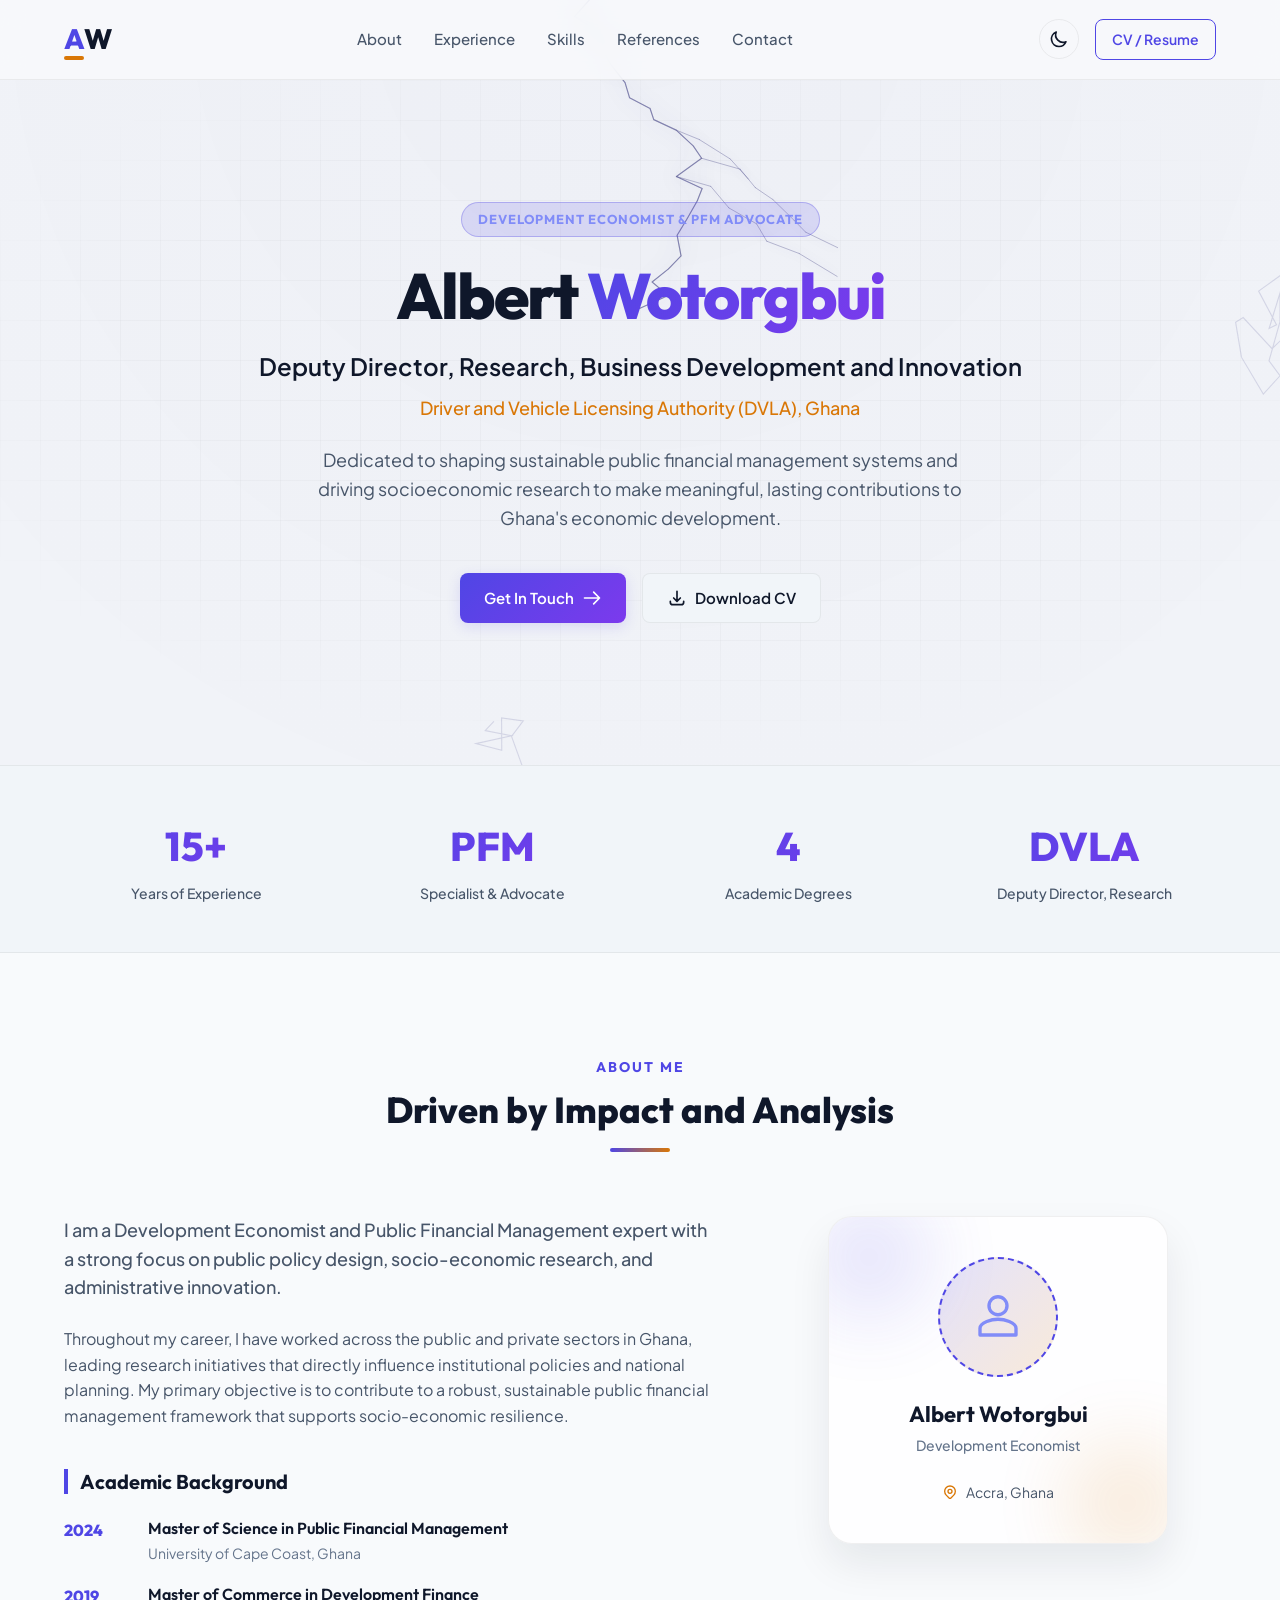
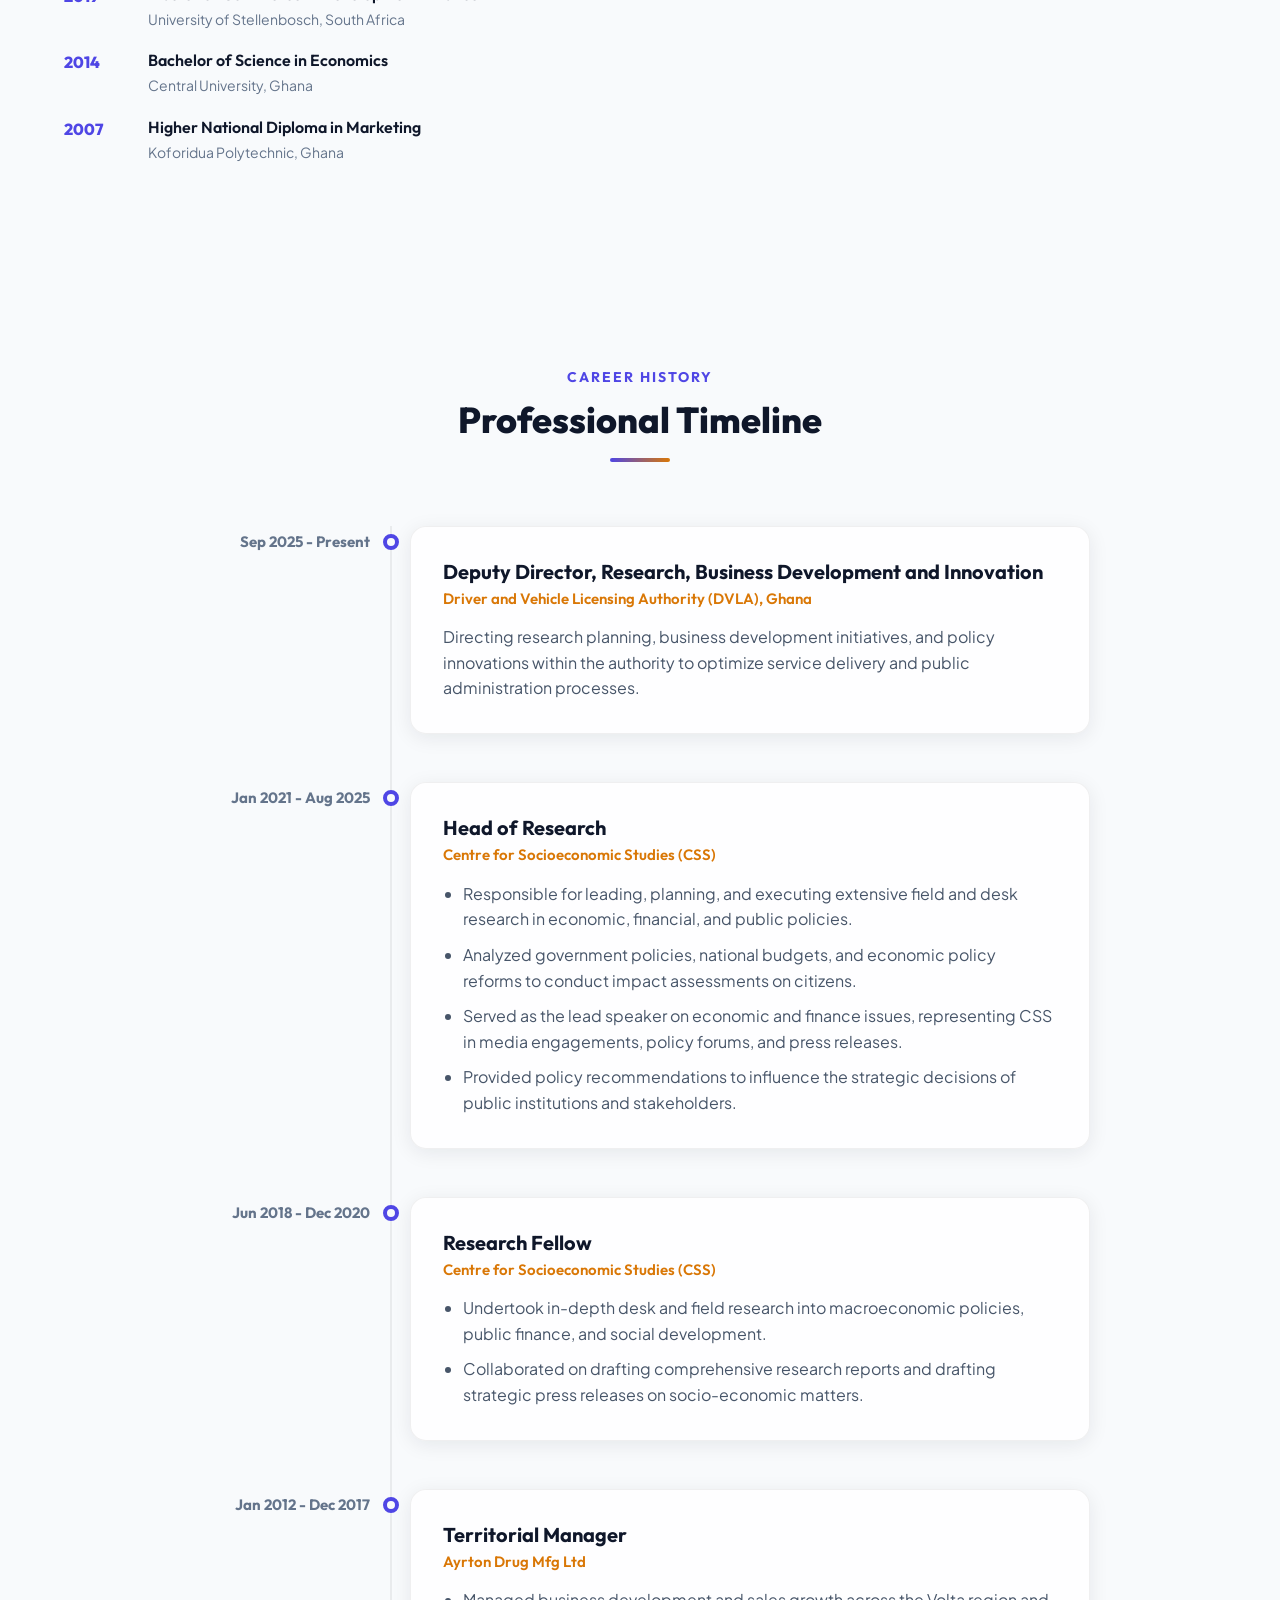
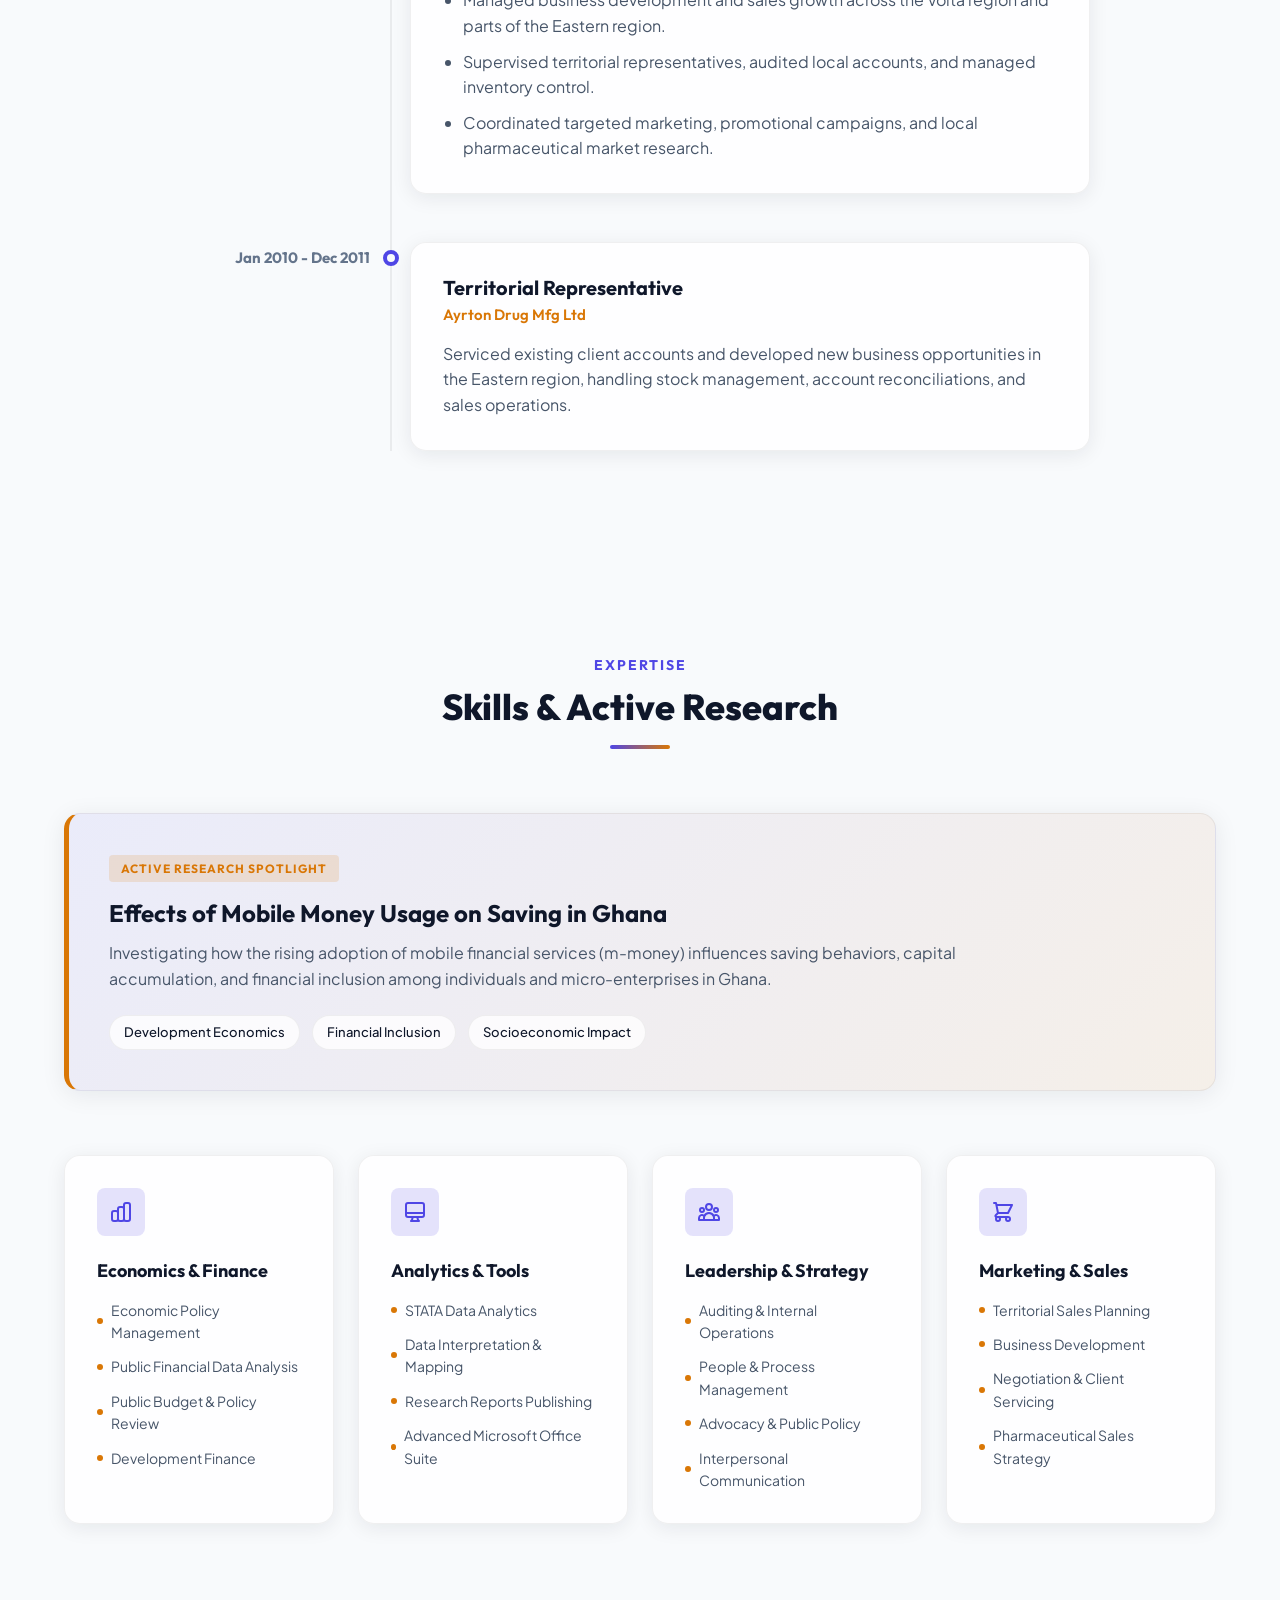
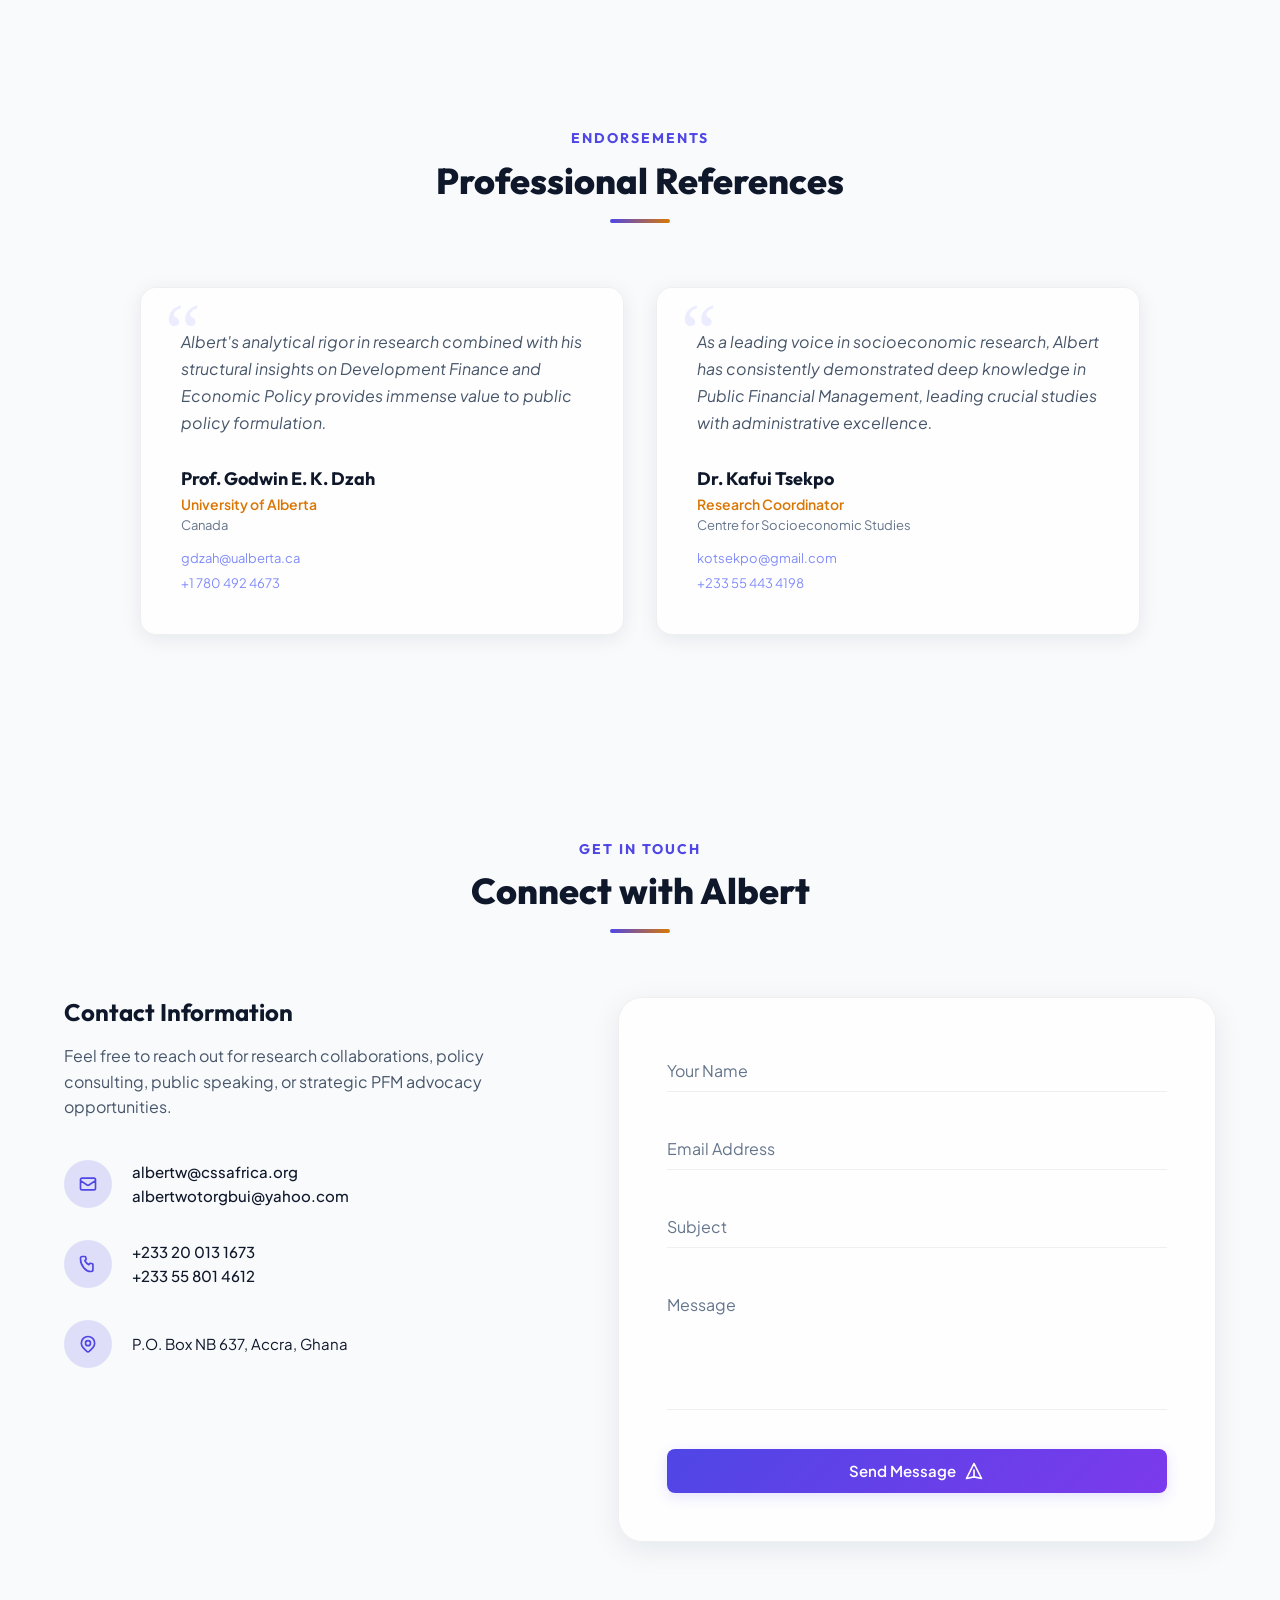
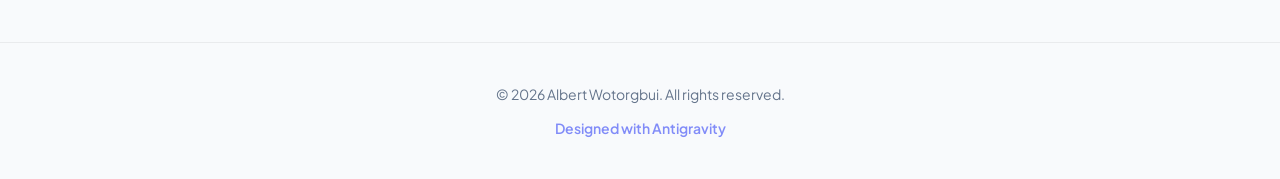
<file: index.html>
<!DOCTYPE html>
<html lang="en">
<head>
    <meta charset="UTF-8">
    <meta name="viewport" content="width=device-width, initial-scale=1.0">
    <title>Albert Wotorgbui | Development Economist & PFM Expert</title>
    <meta name="description" content="Professional portfolio of Albert Wotorgbui, Development Economist, Public Financial Management Expert, and Deputy Director of Research, Business Development and Innovation (DVLA, Ghana).">
    
    <!-- Google Fonts -->
    <link rel="preconnect" href="https://fonts.googleapis.com">
    <link rel="preconnect" href="https://fonts.gstatic.com" crossorigin>
    <link href="https://fonts.googleapis.com/css2?family=Outfit:wght@300;400;500;600;700;800&family=Plus+Jakarta+Sans:wght@300;400;500;600;700&display=swap" rel="stylesheet">
    
    <!-- Stylesheet -->
    <link rel="stylesheet" href="styles.css">
</head>
<body class="dark-theme">
    <!-- Electric Storm Background -->
    <canvas id="storm-canvas"></canvas>

    <!-- Navigation -->
    <header class="navbar">
        <div class="nav-container">
            <a href="#" class="logo" id="nav-logo">
                <span>A</span>W
            </a>
            <nav class="nav-menu" id="nav-menu">
                <a href="#about" class="nav-link">About</a>
                <a href="#experience" class="nav-link">Experience</a>
                <a href="#skills" class="nav-link">Skills</a>
                <a href="#references" class="nav-link">References</a>
                <a href="#contact" class="nav-link">Contact</a>
            </nav>
            <div class="nav-actions">
                <button id="theme-toggle" class="theme-toggle-btn" aria-label="Toggle theme">
                    <!-- Moon Icon (Dark Mode active) -->
                    <svg class="sun-icon" xmlns="http://www.w3.org/2000/svg" fill="none" viewBox="0 0 24 24" stroke="currentColor">
                        <path stroke-linecap="round" stroke-linejoin="round" stroke-width="2" d="M12 3v1m0 16v1m9-9h-1M4 12H3m15.364-6.364l-.707.707M6.343 17.657l-.707.707m12.728 0l-.707-.707M6.343 6.343l-.707-.707M14.25 12a2.25 2.25 0 11-4.5 0 2.25 2.25 0 014.5 0z" />
                    </svg>
                    <!-- Sun Icon (Light Mode active) -->
                    <svg class="moon-icon" xmlns="http://www.w3.org/2000/svg" fill="none" viewBox="0 0 24 24" stroke="currentColor">
                        <path stroke-linecap="round" stroke-linejoin="round" stroke-width="2" d="M20.354 15.354A9 9 0 018.646 3.646 9.003 9.003 0 0012 21a9.003 9.003 0 008.354-5.646z" />
                    </svg>
                </button>
                <a href="Albert_W_CV.pdf" target="_blank" class="btn btn-sm btn-outline">
                    <span>CV / Resume</span>
                </a>
            </div>
            <button class="hamburger" id="hamburger" aria-label="Menu">
                <span></span>
                <span></span>
                <span></span>
            </button>
        </div>
    </header>

    <main>
        <!-- Hero Section -->
        <section class="hero-section" id="hero">
            <div class="hero-bg-grid"></div>
            <div class="container hero-container">
                <div class="hero-content">
                    <div class="badge">DEVELOPMENT ECONOMIST & PFM ADVOCATE</div>
                    <h1 class="hero-title">Albert <span class="gradient-text">Wotorgbui</span></h1>
                    <p class="hero-subtitle">Deputy Director, Research, Business Development and Innovation</p>
                    <p class="hero-organization">Driver and Vehicle Licensing Authority (DVLA), Ghana</p>
                    <p class="hero-description">
                        Dedicated to shaping sustainable public financial management systems and driving socioeconomic research to make meaningful, lasting contributions to Ghana's economic development.
                    </p>
                    <div class="hero-buttons">
                        <a href="#contact" class="btn btn-primary">
                            <span>Get In Touch</span>
                            <svg xmlns="http://www.w3.org/2000/svg" fill="none" viewBox="0 0 24 24" stroke="currentColor" width="20" height="20">
                                <path stroke-linecap="round" stroke-linejoin="round" stroke-width="2" d="M14 5l7 7m0 0l-7 7m7-7H3" />
                            </svg>
                        </a>
                        <a href="Albert_W_CV.pdf" target="_blank" class="btn btn-secondary">
                            <svg xmlns="http://www.w3.org/2000/svg" fill="none" viewBox="0 0 24 24" stroke="currentColor" width="20" height="20">
                                <path stroke-linecap="round" stroke-linejoin="round" stroke-width="2" d="M4 16v1a3 3 0 003 3h10a3 3 0 003-3v-1m-4-4l-4 4m0 0l-4-4m4 4V4" />
                            </svg>
                            <span>Download CV</span>
                        </a>
                    </div>
                </div>
            </div>
        </section>

        <!-- Stats Section -->
        <section class="stats-section">
            <div class="container">
                <div class="stats-grid">
                    <div class="stat-card">
                        <div class="stat-num">15+</div>
                        <div class="stat-label">Years of Experience</div>
                    </div>
                    <div class="stat-card">
                        <div class="stat-num">PFM</div>
                        <div class="stat-label">Specialist & Advocate</div>
                    </div>
                    <div class="stat-card">
                        <div class="stat-num">4</div>
                        <div class="stat-label">Academic Degrees</div>
                    </div>
                    <div class="stat-card">
                        <div class="stat-num">DVLA</div>
                        <div class="stat-label">Deputy Director, Research</div>
                    </div>
                </div>
            </div>
        </section>

        <!-- About Section -->
        <section class="about-section section" id="about">
            <div class="container">
                <div class="section-header">
                    <span class="section-tag">About Me</span>
                    <h2 class="section-title">Driven by Impact and Analysis</h2>
                    <div class="section-divider"></div>
                </div>
                <div class="about-grid">
                    <div class="about-text-content">
                        <p class="lead-paragraph">
                            I am a Development Economist and Public Financial Management expert with a strong focus on public policy design, socio-economic research, and administrative innovation.
                        </p>
                        <p>
                            Throughout my career, I have worked across the public and private sectors in Ghana, leading research initiatives that directly influence institutional policies and national planning. My primary objective is to contribute to a robust, sustainable public financial management framework that supports socio-economic resilience.
                        </p>
                        <div class="education-block">
                            <h3>Academic Background</h3>
                            <div class="edu-timeline">
                                <div class="edu-item">
                                    <div class="edu-year">2024</div>
                                    <div class="edu-details">
                                        <h4>Master of Science in Public Financial Management</h4>
                                        <p>University of Cape Coast, Ghana</p>
                                    </div>
                                </div>
                                <div class="edu-item">
                                    <div class="edu-year">2019</div>
                                    <div class="edu-details">
                                        <h4>Master of Commerce in Development Finance</h4>
                                        <p>University of Stellenbosch, South Africa</p>
                                    </div>
                                </div>
                                <div class="edu-item">
                                    <div class="edu-year">2014</div>
                                    <div class="edu-details">
                                        <h4>Bachelor of Science in Economics</h4>
                                        <p>Central University, Ghana</p>
                                    </div>
                                </div>
                                <div class="edu-item">
                                    <div class="edu-year">2007</div>
                                    <div class="edu-details">
                                        <h4>Higher National Diploma in Marketing</h4>
                                        <p>Koforidua Polytechnic, Ghana</p>
                                    </div>
                                </div>
                            </div>
                        </div>
                    </div>
                    <div class="about-visual-content">
                        <div class="visual-wrapper">
                            <div class="visual-box">
                                <div class="visual-decor decorative-circle-1"></div>
                                <div class="visual-decor decorative-circle-2"></div>
                                <div class="visual-inner">
                                    <div class="avatar-icon">
                                        <svg xmlns="http://www.w3.org/2000/svg" fill="none" viewBox="0 0 24 24" stroke="currentColor">
                                            <path stroke-linecap="round" stroke-linejoin="round" stroke-width="1.5" d="M12 11c2.21 0 4-1.79 4-4s-1.79-4-4-4-4 1.79-4 4 1.79 4 4 4zm0 2c-2.67 0-8 1.34-8 4v3h16v-3c0-2.66-5.33-4-8-4z" />
                                        </svg>
                                    </div>
                                    <h3 class="visual-name">Albert Wotorgbui</h3>
                                    <p class="visual-title">Development Economist</p>
                                    <div class="visual-location">
                                        <svg xmlns="http://www.w3.org/2000/svg" fill="none" viewBox="0 0 24 24" stroke="currentColor" width="16" height="16">
                                            <path stroke-linecap="round" stroke-linejoin="round" stroke-width="2" d="M17.657 16.657L13.414 20.9a1.998 1.998 0 01-2.827 0l-4.244-4.243a8 8 0 1111.314 0z" />
                                            <path stroke-linecap="round" stroke-linejoin="round" stroke-width="2" d="M15 11a3 3 0 11-6 0 3 3 0 016 0z" />
                                        </svg>
                                        <span>Accra, Ghana</span>
                                    </div>
                                </div>
                            </div>
                        </div>
                    </div>
                </div>
            </div>
        </section>

        <!-- Experience Section -->
        <section class="experience-section section" id="experience">
            <div class="container">
                <div class="section-header">
                    <span class="section-tag">Career History</span>
                    <h2 class="section-title">Professional Timeline</h2>
                    <div class="section-divider"></div>
                </div>
                
                <div class="timeline">
                    <!-- Item 1 -->
                    <div class="timeline-item">
                        <div class="timeline-dot"></div>
                        <div class="timeline-date">Sep 2025 - Present</div>
                        <div class="timeline-content">
                            <h3 class="role-title">Deputy Director, Research, Business Development and Innovation</h3>
                            <h4 class="company-name">Driver and Vehicle Licensing Authority (DVLA), Ghana</h4>
                            <p class="role-summary">
                                Directing research planning, business development initiatives, and policy innovations within the authority to optimize service delivery and public administration processes.
                            </p>
                        </div>
                    </div>
                    
                    <!-- Item 2 -->
                    <div class="timeline-item">
                        <div class="timeline-dot"></div>
                        <div class="timeline-date">Jan 2021 - Aug 2025</div>
                        <div class="timeline-content">
                            <h3 class="role-title">Head of Research</h3>
                            <h4 class="company-name">Centre for Socioeconomic Studies (CSS)</h4>
                            <ul class="role-duties">
                                <li>Responsible for leading, planning, and executing extensive field and desk research in economic, financial, and public policies.</li>
                                <li>Analyzed government policies, national budgets, and economic policy reforms to conduct impact assessments on citizens.</li>
                                <li>Served as the lead speaker on economic and finance issues, representing CSS in media engagements, policy forums, and press releases.</li>
                                <li>Provided policy recommendations to influence the strategic decisions of public institutions and stakeholders.</li>
                            </ul>
                        </div>
                    </div>
                    
                    <!-- Item 3 -->
                    <div class="timeline-item">
                        <div class="timeline-dot"></div>
                        <div class="timeline-date">Jun 2018 - Dec 2020</div>
                        <div class="timeline-content">
                            <h3 class="role-title">Research Fellow</h3>
                            <h4 class="company-name">Centre for Socioeconomic Studies (CSS)</h4>
                            <ul class="role-duties">
                                <li>Undertook in-depth desk and field research into macroeconomic policies, public finance, and social development.</li>
                                <li>Collaborated on drafting comprehensive research reports and drafting strategic press releases on socio-economic matters.</li>
                            </ul>
                        </div>
                    </div>
                    
                    <!-- Item 4 -->
                    <div class="timeline-item">
                        <div class="timeline-dot"></div>
                        <div class="timeline-date">Jan 2012 - Dec 2017</div>
                        <div class="timeline-content">
                            <h3 class="role-title">Territorial Manager</h3>
                            <h4 class="company-name">Ayrton Drug Mfg Ltd</h4>
                            <ul class="role-duties">
                                <li>Managed business development and sales growth across the Volta region and parts of the Eastern region.</li>
                                <li>Supervised territorial representatives, audited local accounts, and managed inventory control.</li>
                                <li>Coordinated targeted marketing, promotional campaigns, and local pharmaceutical market research.</li>
                            </ul>
                        </div>
                    </div>

                    <!-- Item 5 -->
                    <div class="timeline-item">
                        <div class="timeline-dot"></div>
                        <div class="timeline-date">Jan 2010 - Dec 2011</div>
                        <div class="timeline-content">
                            <h3 class="role-title">Territorial Representative</h3>
                            <h4 class="company-name">Ayrton Drug Mfg Ltd</h4>
                            <p class="role-summary">
                                Serviced existing client accounts and developed new business opportunities in the Eastern region, handling stock management, account reconciliations, and sales operations.
                            </p>
                        </div>
                    </div>
                </div>
            </div>
        </section>

        <!-- Skills & Research Section -->
        <section class="skills-section section" id="skills">
            <div class="container">
                <div class="section-header">
                    <span class="section-tag">Expertise</span>
                    <h2 class="section-title">Skills & Active Research</h2>
                    <div class="section-divider"></div>
                </div>

                <!-- Active Research Spotlight Card -->
                <div class="research-spotlight">
                    <div class="research-badge">ACTIVE RESEARCH SPOTLIGHT</div>
                    <h3 class="research-title">Effects of Mobile Money Usage on Saving in Ghana</h3>
                    <p class="research-desc">
                        Investigating how the rising adoption of mobile financial services (m-money) influences saving behaviors, capital accumulation, and financial inclusion among individuals and micro-enterprises in Ghana.
                    </p>
                    <div class="research-tags">
                        <span>Development Economics</span>
                        <span>Financial Inclusion</span>
                        <span>Socioeconomic Impact</span>
                    </div>
                </div>

                <div class="skills-grid">
                    <!-- Card 1: Economics & Finance -->
                    <div class="skill-category-card">
                        <div class="category-icon">
                            <svg xmlns="http://www.w3.org/2000/svg" fill="none" viewBox="0 0 24 24" stroke="currentColor">
                                <path stroke-linecap="round" stroke-linejoin="round" stroke-width="2" d="M9 19v-6a2 2 0 00-2-2H5a2 2 0 00-2 2v6a2 2 0 002 2h2a2 2 0 002-2zm0 0V9a2 2 0 012-2h2a2 2 0 012 2v10m-6 0a2 2 0 002 2h2a2 2 0 002-2m0 0V5a2 2 0 012-2h2a2 2 0 012 2v14a2 2 0 01-2 2h-2a2 2 0 01-2-2z" />
                            </svg>
                        </div>
                        <h3>Economics & Finance</h3>
                        <ul class="skills-list">
                            <li>Economic Policy Management</li>
                            <li>Public Financial Data Analysis</li>
                            <li>Public Budget & Policy Review</li>
                            <li>Development Finance</li>
                        </ul>
                    </div>

                    <!-- Card 2: Analytics & Software -->
                    <div class="skill-category-card">
                        <div class="category-icon">
                            <svg xmlns="http://www.w3.org/2000/svg" fill="none" viewBox="0 0 24 24" stroke="currentColor">
                                <path stroke-linecap="round" stroke-linejoin="round" stroke-width="2" d="M9.75 17L9 20l-1 1h8l-1-1-.75-3M3 13h18M5 17h14a2 2 0 002-2V5a2 2 0 00-2-2H5a2 2 0 00-2 2v10a2 2 0 002 2z" />
                            </svg>
                        </div>
                        <h3>Analytics & Tools</h3>
                        <ul class="skills-list">
                            <li>STATA Data Analytics</li>
                            <li>Data Interpretation & Mapping</li>
                            <li>Research Reports Publishing</li>
                            <li>Advanced Microsoft Office Suite</li>
                        </ul>
                    </div>

                    <!-- Card 3: Leadership & Advocacy -->
                    <div class="skill-category-card">
                        <div class="category-icon">
                            <svg xmlns="http://www.w3.org/2000/svg" fill="none" viewBox="0 0 24 24" stroke="currentColor">
                                <path stroke-linecap="round" stroke-linejoin="round" stroke-width="2" d="M17 20h5v-2a3 3 0 00-5.356-1.857M17 20H7m10 0v-2c0-.656-.126-1.283-.356-1.857M7 20H2v-2a3 3 0 015.356-1.857M7 20v-2c0-.656.126-1.283.356-1.857m0 0a5.002 5.002 0 019.288 0M15 7a3 3 0 11-6 0 3 3 0 016 0zm6 3a2 2 0 11-4 0 2 2 0 014 0zM7 10a2 2 0 11-4 0 2 2 0 014 0z" />
                            </svg>
                        </div>
                        <h3>Leadership & Strategy</h3>
                        <ul class="skills-list">
                            <li>Auditing & Internal Operations</li>
                            <li>People & Process Management</li>
                            <li>Advocacy & Public Policy</li>
                            <li>Interpersonal Communication</li>
                        </ul>
                    </div>

                    <!-- Card 4: Marketing & Sales -->
                    <div class="skill-category-card">
                        <div class="category-icon">
                            <svg xmlns="http://www.w3.org/2000/svg" fill="none" viewBox="0 0 24 24" stroke="currentColor">
                                <path stroke-linecap="round" stroke-linejoin="round" stroke-width="2" d="M3 3h2l.4 2M7 13h10l4-8H5.4M7 13L5.4 5M7 13l-2.293 2.293c-.63.63-.184 1.707.707 1.707H17m0 0a2 2 0 100 4 2 2 0 000-4zm-8 2a2 2 0 11-4 0 2 2 0 014 0z" />
                            </svg>
                        </div>
                        <h3>Marketing & Sales</h3>
                        <ul class="skills-list">
                            <li>Territorial Sales Planning</li>
                            <li>Business Development</li>
                            <li>Negotiation & Client Servicing</li>
                            <li>Pharmaceutical Sales Strategy</li>
                        </ul>
                    </div>
                </div>
            </div>
        </section>

        <!-- References Section -->
        <section class="references-section section" id="references">
            <div class="container">
                <div class="section-header">
                    <span class="section-tag">Endorsements</span>
                    <h2 class="section-title">Professional References</h2>
                    <div class="section-divider"></div>
                </div>
                
                <div class="references-grid">
                    <!-- Ref 1 -->
                    <div class="reference-card">
                        <div class="ref-quote-mark">“</div>
                        <p class="ref-body">
                            Albert's analytical rigor in research combined with his structural insights on Development Finance and Economic Policy provides immense value to public policy formulation.
                        </p>
                        <div class="ref-info">
                            <h4 class="ref-name">Prof. Godwin E. K. Dzah</h4>
                            <p class="ref-title">University of Alberta</p>
                            <p class="ref-location">Canada</p>
                            <div class="ref-contact-links">
                                <a href="mailto:gdzah@ualberta.ca">gdzah@ualberta.ca</a>
                                <a href="tel:+17804924673">+1 780 492 4673</a>
                            </div>
                        </div>
                    </div>

                    <!-- Ref 2 -->
                    <div class="reference-card">
                        <div class="ref-quote-mark">“</div>
                        <p class="ref-body">
                            As a leading voice in socioeconomic research, Albert has consistently demonstrated deep knowledge in Public Financial Management, leading crucial studies with administrative excellence.
                        </p>
                        <div class="ref-info">
                            <h4 class="ref-name">Dr. Kafui Tsekpo</h4>
                            <p class="ref-title">Research Coordinator</p>
                            <p class="ref-location">Centre for Socioeconomic Studies</p>
                            <div class="ref-contact-links">
                                <a href="mailto:kotsekpo@gmail.com">kotsekpo@gmail.com</a>
                                <a href="tel:+233554434198">+233 55 443 4198</a>
                            </div>
                        </div>
                    </div>
                </div>
            </div>
        </section>

        <!-- Contact Section -->
        <section class="contact-section section" id="contact">
            <div class="container">
                <div class="section-header">
                    <span class="section-tag">Get in Touch</span>
                    <h2 class="section-title">Connect with Albert</h2>
                    <div class="section-divider"></div>
                </div>

                <div class="contact-grid">
                    <div class="contact-info-panel">
                        <h3>Contact Information</h3>
                        <p>Feel free to reach out for research collaborations, policy consulting, public speaking, or strategic PFM advocacy opportunities.</p>
                        
                        <div class="contact-details">
                            <div class="contact-detail-item">
                                <div class="detail-icon">
                                    <svg xmlns="http://www.w3.org/2000/svg" fill="none" viewBox="0 0 24 24" stroke="currentColor">
                                        <path stroke-linecap="round" stroke-linejoin="round" stroke-width="2" d="M3 8l7.89 5.26a2 2 0 002.22 0L21 8M5 19h14a2 2 0 002-2V7a2 2 0 00-2-2H5a2 2 0 00-2 2v10a2 2 0 002 2z" />
                                    </svg>
                                </div>
                                <div class="detail-text">
                                    <a href="mailto:albertw@cssafrica.org">albertw@cssafrica.org</a>
                                    <a href="mailto:albertwotorgbui@yahoo.com">albertwotorgbui@yahoo.com</a>
                                </div>
                            </div>

                            <div class="contact-detail-item">
                                <div class="detail-icon">
                                    <svg xmlns="http://www.w3.org/2000/svg" fill="none" viewBox="0 0 24 24" stroke="currentColor">
                                        <path stroke-linecap="round" stroke-linejoin="round" stroke-width="2" d="M3 5a2 2 0 012-2h3.28a1 1 0 01.94.725l.548 2.2a1 1 0 01-.321.988l-1.305.98a10.582 10.582 0 004.872 4.872l.98-1.305a1 1 0 01.988-.321l2.2.548a1 1 0 01.725.94V19a2 2 0 01-2 2h-1C9.716 21 3 14.284 3 6V5z" />
                                    </svg>
                                </div>
                                <div class="detail-text">
                                    <a href="tel:+233200131673">+233 20 013 1673</a>
                                    <a href="tel:+233558014612">+233 55 801 4612</a>
                                </div>
                            </div>

                            <div class="contact-detail-item">
                                <div class="detail-icon">
                                    <svg xmlns="http://www.w3.org/2000/svg" fill="none" viewBox="0 0 24 24" stroke="currentColor">
                                        <path stroke-linecap="round" stroke-linejoin="round" stroke-width="2" d="M17.657 16.657L13.414 20.9a1.998 1.998 0 01-2.827 0l-4.244-4.243a8 8 0 1111.314 0z" />
                                        <path stroke-linecap="round" stroke-linejoin="round" stroke-width="2" d="M15 11a3 3 0 11-6 0 3 3 0 016 0z" />
                                    </svg>
                                </div>
                                <div class="detail-text">
                                    <p>P.O. Box NB 637, Accra, Ghana</p>
                                </div>
                            </div>
                        </div>
                    </div>

                    <div class="contact-form-panel">
                        <form id="contact-form">
                            <div class="form-group">
                                <input type="text" id="name" name="name" required placeholder=" ">
                                <label for="name">Your Name</label>
                            </div>
                            
                            <div class="form-group">
                                <input type="email" id="email" name="email" required placeholder=" ">
                                <label for="email">Email Address</label>
                            </div>

                            <div class="form-group">
                                <input type="text" id="subject" name="subject" required placeholder=" ">
                                <label for="subject">Subject</label>
                            </div>

                            <div class="form-group">
                                <textarea id="message" name="message" rows="5" required placeholder=" "></textarea>
                                <label for="message">Message</label>
                            </div>

                            <button type="submit" class="btn btn-primary btn-block">
                                <span>Send Message</span>
                                <svg xmlns="http://www.w3.org/2000/svg" fill="none" viewBox="0 0 24 24" stroke="currentColor" width="20" height="20">
                                    <path stroke-linecap="round" stroke-linejoin="round" stroke-width="2" d="M12 19l9 2-9-18-9 18 9-2zm0 0v-8" />
                                </svg>
                            </button>
                        </form>
                        <div id="form-feedback" class="form-feedback hidden"></div>
                    </div>
                </div>
            </div>
        </section>
    </main>

    <footer class="footer">
        <div class="container footer-container">
            <p>&copy; 2026 Albert Wotorgbui. All rights reserved.</p>
            <p class="footer-credit">Designed with Antigravity</p>
        </div>
    </footer>

    <!-- Script -->
    <script src="script.js"></script>
</body>
</html>
</file>
<file: styles.css>
/* Root Variables */
:root {
    /* Fonts */
    --font-heading: 'Outfit', -apple-system, BlinkMacSystemFont, "Segoe UI", Roboto, sans-serif;
    --font-body: 'Plus Jakarta Sans', -apple-system, BlinkMacSystemFont, "Segoe UI", Roboto, sans-serif;

    /* Theme-independent colors */
    --primary: #4f46e5;
    --primary-hover: #4338ca;
    --primary-light: #818cf8;
    --primary-glow: rgba(79, 70, 229, 0.15);
    --accent: #d97706; /* Elegant Amber */
    --accent-hover: #b45309;
    --accent-glow: rgba(217, 119, 6, 0.15);
    --success: #10b981;
    --error: #ef4444;

    /* Transition speeds */
    --transition-fast: 0.2s cubic-bezier(0.4, 0, 0.2, 1);
    --transition-normal: 0.4s cubic-bezier(0.4, 0, 0.2, 1);
    --transition-slow: 0.6s cubic-bezier(0.4, 0, 0.2, 1);

    /* Layout values */
    --nav-height: 80px;
    --border-radius-sm: 8px;
    --border-radius-md: 16px;
    --border-radius-lg: 24px;
    --border-radius-xl: 32px;
}

/* Dark Theme Variables (Default) */
body.dark-theme {
    --bg-color: #0b0f19;
    --bg-alt: #111827;
    --panel-bg: rgba(17, 24, 39, 0.7);
    --panel-border: rgba(255, 255, 255, 0.08);
    --text-primary: #f8fafc;
    --text-secondary: #94a3b8;
    --text-muted: #64748b;
    --navbar-bg: rgba(11, 15, 25, 0.85);
    --gradient-start: #6366f1;
    --gradient-end: #a855f7;
    --shadow-color: rgba(0, 0, 0, 0.4);
    --card-hover-border: rgba(99, 102, 241, 0.3);
}

/* Light Theme Variables */
body.light-theme {
    --bg-color: #f8fafc;
    --bg-alt: #f1f5f9;
    --panel-bg: rgba(255, 255, 255, 0.8);
    --panel-border: rgba(0, 0, 0, 0.06);
    --text-primary: #0f172a;
    --text-secondary: #475569;
    --text-muted: #64748b;
    --navbar-bg: rgba(248, 250, 252, 0.85);
    --gradient-start: #4f46e5;
    --gradient-end: #7c3aed;
    --shadow-color: rgba(15, 23, 42, 0.08);
    --card-hover-border: rgba(79, 70, 229, 0.2);
}

/* Base Styles */
* {
    box-sizing: border-box;
    margin: 0;
    padding: 0;
}

html {
    scroll-behavior: smooth;
    scroll-padding-top: var(--nav-height);
}

body {
    background-color: var(--bg-color);
    color: var(--text-primary);
    font-family: var(--font-body);
    line-height: 1.6;
    overflow-x: hidden;
    transition: background-color var(--transition-normal), color var(--transition-normal);
}

/* Electric Storm Canvas */
#storm-canvas {
    position: fixed;
    top: 0;
    left: 0;
    width: 100%;
    height: 100%;
    z-index: 0;
    pointer-events: none;
}

/* Ensure all content sits above the storm */
.navbar { z-index: 1000; }
main { position: relative; z-index: 1; }
.footer { position: relative; z-index: 1; }

h1, h2, h3, h4, h5, h6 {
    font-family: var(--font-heading);
    font-weight: 700;
    color: var(--text-primary);
    line-height: 1.25;
}

a {
    color: inherit;
    text-decoration: none;
    transition: color var(--transition-fast);
}

ul {
    list-style: none;
}

img {
    max-width: 100%;
    height: auto;
    display: block;
}

/* Scrollbar Customization */
::-webkit-scrollbar {
    width: 10px;
}

::-webkit-scrollbar-track {
    background: var(--bg-color);
}

::-webkit-scrollbar-thumb {
    background: var(--text-muted);
    border-radius: 5px;
    border: 3px solid var(--bg-color);
}

::-webkit-scrollbar-thumb:hover {
    background: var(--text-secondary);
}

/* Container */
.container {
    width: 100%;
    max-width: 1200px;
    margin: 0 auto;
    padding: 0 24px;
}

/* Navigation Bar */
.navbar {
    position: fixed;
    top: 0;
    left: 0;
    width: 100%;
    height: var(--nav-height);
    background-color: var(--navbar-bg);
    backdrop-filter: blur(12px);
    -webkit-backdrop-filter: blur(12px);
    border-bottom: 1px solid var(--panel-border);
    z-index: 1000;
    display: flex;
    align-items: center;
    transition: background-color var(--transition-normal), border-color var(--transition-normal);
}

.nav-container {
    display: flex;
    justify-content: space-between;
    align-items: center;
    width: 100%;
    max-width: 1200px;
    margin: 0 auto;
    padding: 0 24px;
}

.logo {
    font-family: var(--font-heading);
    font-size: 28px;
    font-weight: 800;
    letter-spacing: -1px;
    display: flex;
    align-items: center;
}

.logo span {
    color: var(--primary);
    position: relative;
}

.logo span::after {
    content: '';
    position: absolute;
    bottom: 2px;
    left: 0;
    width: 100%;
    height: 4px;
    background: var(--accent);
    border-radius: 2px;
    z-index: -1;
}

.nav-menu {
    display: flex;
    gap: 32px;
    align-items: center;
}

.nav-link {
    font-size: 15px;
    font-weight: 500;
    color: var(--text-secondary);
    position: relative;
    padding: 8px 0;
}

.nav-link:hover,
.nav-link.active {
    color: var(--text-primary);
}

.nav-link::after {
    content: '';
    position: absolute;
    bottom: 0;
    left: 0;
    width: 0;
    height: 2px;
    background: linear-gradient(90deg, var(--primary), var(--accent));
    transition: width var(--transition-fast);
}

.nav-link:hover::after,
.nav-link.active::after {
    width: 100%;
}

.nav-actions {
    display: flex;
    align-items: center;
    gap: 16px;
}

/* Theme Toggle Button */
.theme-toggle-btn {
    background: transparent;
    border: 1px solid var(--panel-border);
    width: 40px;
    height: 40px;
    border-radius: 50%;
    cursor: pointer;
    display: flex;
    align-items: center;
    justify-content: center;
    color: var(--text-primary);
    transition: background-color var(--transition-fast), border-color var(--transition-fast);
}

.theme-toggle-btn:hover {
    background-color: var(--bg-alt);
    border-color: var(--text-muted);
}

.theme-toggle-btn svg {
    width: 20px;
    height: 20px;
}

body.dark-theme .sun-icon {
    display: block;
}
body.dark-theme .moon-icon {
    display: none;
}

body.light-theme .sun-icon {
    display: none;
}
body.light-theme .moon-icon {
    display: block;
}

/* Hamburger Menu (Mobile) */
.hamburger {
    display: none;
    flex-direction: column;
    justify-content: space-between;
    width: 24px;
    height: 18px;
    background: transparent;
    border: none;
    cursor: pointer;
    z-index: 1001;
}

.hamburger span {
    width: 100%;
    height: 2px;
    background-color: var(--text-primary);
    border-radius: 2px;
    transition: transform var(--transition-fast), opacity var(--transition-fast);
}

/* Buttons */
.btn {
    display: inline-flex;
    align-items: center;
    justify-content: center;
    gap: 8px;
    padding: 12px 24px;
    font-family: var(--font-body);
    font-size: 15px;
    font-weight: 600;
    border-radius: var(--border-radius-sm);
    cursor: pointer;
    transition: all var(--transition-fast);
}

.btn-primary {
    background: linear-gradient(135deg, var(--gradient-start), var(--gradient-end));
    color: #ffffff !important;
    border: none;
    box-shadow: 0 4px 14px var(--primary-glow);
}

.btn-primary:hover {
    transform: translateY(-2px);
    box-shadow: 0 6px 20px var(--primary-glow);
    filter: brightness(1.1);
}

.btn-secondary {
    background-color: var(--bg-alt);
    color: var(--text-primary);
    border: 1px solid var(--panel-border);
}

.btn-secondary:hover {
    background-color: var(--panel-bg);
    border-color: var(--text-muted);
    transform: translateY(-2px);
}

.btn-outline {
    background-color: transparent;
    color: var(--primary);
    border: 1px solid var(--primary);
}

.btn-outline:hover {
    background-color: var(--primary);
    color: #ffffff !important;
}

.btn-sm {
    padding: 8px 16px;
    font-size: 14px;
}

.btn-block {
    width: 100%;
}

/* Sections */
.section {
    padding: 100px 0;
}

.section-header {
    text-align: center;
    margin-bottom: 64px;
}

.section-tag {
    font-family: var(--font-heading);
    font-size: 14px;
    font-weight: 700;
    color: var(--primary);
    text-transform: uppercase;
    letter-spacing: 2px;
    display: inline-block;
    margin-bottom: 8px;
}

.section-title {
    font-size: 36px;
    font-weight: 800;
    margin-bottom: 16px;
}

.section-divider {
    width: 60px;
    height: 4px;
    background: linear-gradient(90deg, var(--primary), var(--accent));
    margin: 0 auto;
    border-radius: 2px;
}

/* Hero Section */
.hero-section {
    position: relative;
    padding: 160px 0 100px 0;
    overflow: hidden;
    min-height: 85vh;
    display: flex;
    align-items: center;
}

/* Hero Grid Background styling */
.hero-bg-grid {
    position: absolute;
    top: 0;
    left: 0;
    width: 100%;
    height: 100%;
    background-size: 40px 40px;
    background-image: 
        linear-gradient(to right, var(--panel-border) 1px, transparent 1px),
        linear-gradient(to bottom, var(--panel-border) 1px, transparent 1px);
    mask-image: radial-gradient(ellipse 60% 50% at 50% 50%, #000 70%, transparent 100%);
    -webkit-mask-image: radial-gradient(ellipse 60% 50% at 50% 50%, #000 70%, transparent 100%);
    opacity: 0.4;
    z-index: 0;
}

.hero-container {
    position: relative;
    z-index: 1;
    display: flex;
    justify-content: center;
}

.hero-content {
    max-width: 800px;
    text-align: center;
}

.badge {
    display: inline-block;
    padding: 6px 16px;
    background-color: var(--primary-glow);
    color: var(--primary-light);
    border: 1px solid rgba(79, 70, 229, 0.3);
    border-radius: 50px;
    font-family: var(--font-heading);
    font-size: 13px;
    font-weight: 700;
    letter-spacing: 1px;
    margin-bottom: 24px;
}

.hero-title {
    font-size: 64px;
    font-weight: 800;
    letter-spacing: -2px;
    line-height: 1.1;
    margin-bottom: 16px;
}

.gradient-text {
    background: linear-gradient(135deg, var(--gradient-start), var(--gradient-end));
    -webkit-background-clip: text;
    -webkit-text-fill-color: transparent;
}

.hero-subtitle {
    font-size: 24px;
    font-weight: 600;
    color: var(--text-primary);
    margin-bottom: 8px;
}

.hero-organization {
    font-size: 18px;
    font-weight: 500;
    color: var(--accent);
    margin-bottom: 24px;
}

.hero-description {
    font-size: 18px;
    color: var(--text-secondary);
    max-width: 680px;
    margin: 0 auto 40px auto;
}

.hero-buttons {
    display: flex;
    gap: 16px;
    justify-content: center;
}

/* Stats Section */
.stats-section {
    background-color: var(--bg-alt);
    padding: 48px 0;
    border-top: 1px solid var(--panel-border);
    border-bottom: 1px solid var(--panel-border);
}

.stats-grid {
    display: grid;
    grid-template-columns: repeat(4, 1fr);
    gap: 32px;
}

.stat-card {
    text-align: center;
}

.stat-num {
    font-family: var(--font-heading);
    font-size: 40px;
    font-weight: 800;
    background: linear-gradient(135deg, var(--gradient-start), var(--gradient-end));
    -webkit-background-clip: text;
    -webkit-text-fill-color: transparent;
    margin-bottom: 4px;
}

.stat-label {
    font-size: 14px;
    font-weight: 500;
    color: var(--text-secondary);
}

/* About Section */
.about-grid {
    display: grid;
    grid-template-columns: 1.2fr 0.8fr;
    gap: 64px;
    align-items: start;
}

.lead-paragraph {
    font-size: 18px;
    font-weight: 500;
    color: var(--text-primary);
    margin-bottom: 20px;
}

.about-text-content p {
    color: var(--text-secondary);
    margin-bottom: 24px;
}

.education-block {
    margin-top: 40px;
}

.education-block h3 {
    font-size: 20px;
    margin-bottom: 24px;
    border-left: 4px solid var(--primary);
    padding-left: 12px;
}

.edu-timeline {
    display: flex;
    flex-direction: column;
    gap: 20px;
}

.edu-item {
    display: flex;
    gap: 24px;
}

.edu-year {
    font-family: var(--font-heading);
    font-size: 16px;
    font-weight: 800;
    color: var(--primary);
    min-width: 60px;
}

.edu-details h4 {
    font-size: 16px;
    font-weight: 600;
    margin-bottom: 4px;
}

.edu-details p {
    font-size: 14px;
    color: var(--text-muted);
    margin-bottom: 0;
}

/* About Visual Column */
.about-visual-content {
    display: flex;
    justify-content: center;
}

.visual-wrapper {
    position: relative;
    width: 100%;
    max-width: 340px;
}

.visual-box {
    background-color: var(--panel-bg);
    border: 1px solid var(--panel-border);
    border-radius: var(--border-radius-lg);
    padding: 40px;
    text-align: center;
    box-shadow: 0 20px 40px var(--shadow-color);
    position: relative;
    overflow: hidden;
    backdrop-filter: blur(8px);
    -webkit-backdrop-filter: blur(8px);
}

.visual-decor {
    position: absolute;
    border-radius: 50%;
    filter: blur(40px);
    opacity: 0.15;
    z-index: 0;
}

.decorative-circle-1 {
    top: -20px;
    left: -20px;
    width: 120px;
    height: 120px;
    background-color: var(--primary);
}

.decorative-circle-2 {
    bottom: -20px;
    right: -20px;
    width: 120px;
    height: 120px;
    background-color: var(--accent);
}

.visual-inner {
    position: relative;
    z-index: 1;
}

.avatar-icon {
    width: 120px;
    height: 120px;
    background: linear-gradient(135deg, var(--primary-glow), var(--accent-glow));
    border: 2px dashed var(--primary);
    border-radius: 50%;
    margin: 0 auto 24px auto;
    display: flex;
    align-items: center;
    justify-content: center;
    color: var(--primary-light);
}

.avatar-icon svg {
    width: 54px;
    height: 54px;
}

.visual-name {
    font-size: 22px;
    font-weight: 700;
    margin-bottom: 6px;
}

.visual-title {
    font-size: 14px;
    color: var(--text-muted);
    font-weight: 500;
    margin-bottom: 24px;
}

.visual-location {
    display: flex;
    align-items: center;
    justify-content: center;
    gap: 8px;
    font-size: 14px;
    color: var(--text-secondary);
}

.visual-location svg {
    color: var(--accent);
}

/* Experience (Timeline) Section */
.timeline {
    position: relative;
    max-width: 900px;
    margin: 0 auto;
}

.timeline::after {
    content: '';
    position: absolute;
    width: 2px;
    background-color: var(--panel-border);
    top: 0;
    bottom: 0;
    left: 200px;
}

.timeline-item {
    position: relative;
    display: grid;
    grid-template-columns: 180px 1fr;
    gap: 40px;
    margin-bottom: 48px;
}

.timeline-item:last-child {
    margin-bottom: 0;
}

.timeline-dot {
    position: absolute;
    width: 16px;
    height: 16px;
    border-radius: 50%;
    background-color: var(--bg-color);
    border: 4px solid var(--primary);
    left: 193px;
    top: 8px;
    z-index: 2;
    transition: transform var(--transition-fast);
}

.timeline-item:hover .timeline-dot {
    transform: scale(1.3);
    background-color: var(--accent);
    border-color: var(--accent);
}

.timeline-date {
    font-family: var(--font-heading);
    font-size: 15px;
    font-weight: 700;
    color: var(--text-muted);
    text-align: right;
    padding-top: 4px;
}

.timeline-content {
    background-color: var(--panel-bg);
    border: 1px solid var(--panel-border);
    border-radius: var(--border-radius-md);
    padding: 32px;
    box-shadow: 0 4px 20px var(--shadow-color);
    transition: border-color var(--transition-fast), transform var(--transition-fast);
}

.timeline-content:hover {
    border-color: var(--card-hover-border);
    transform: translateY(-2px);
}

.role-title {
    font-size: 20px;
    font-weight: 700;
    margin-bottom: 6px;
}

.company-name {
    font-size: 15px;
    font-weight: 600;
    color: var(--accent);
    margin-bottom: 16px;
}

.role-summary {
    color: var(--text-secondary);
}

.role-duties {
    color: var(--text-secondary);
    display: flex;
    flex-direction: column;
    gap: 10px;
    list-style-type: disc;
    padding-left: 20px;
}

/* Skills & Active Research Section */
.research-spotlight {
    background: linear-gradient(135deg, rgba(79, 70, 229, 0.08), rgba(217, 119, 6, 0.08));
    border: 1px solid var(--panel-border);
    border-left: 5px solid var(--accent);
    border-radius: var(--border-radius-md);
    padding: 40px;
    margin-bottom: 64px;
    box-shadow: 0 4px 24px var(--shadow-color);
}

.research-badge {
    display: inline-block;
    padding: 4px 12px;
    background-color: var(--accent-glow);
    color: var(--accent);
    border-radius: 4px;
    font-family: var(--font-heading);
    font-size: 12px;
    font-weight: 700;
    letter-spacing: 1px;
    margin-bottom: 16px;
}

.research-title {
    font-size: 24px;
    margin-bottom: 12px;
}

.research-desc {
    color: var(--text-secondary);
    font-size: 16px;
    margin-bottom: 24px;
    max-width: 900px;
}

.research-tags {
    display: flex;
    gap: 12px;
    flex-wrap: wrap;
}

.research-tags span {
    padding: 6px 14px;
    background-color: var(--panel-bg);
    border: 1px solid var(--panel-border);
    color: var(--text-primary);
    border-radius: 50px;
    font-size: 13px;
    font-weight: 500;
}

.skills-grid {
    display: grid;
    grid-template-columns: repeat(4, 1fr);
    gap: 24px;
}

.skill-category-card {
    background-color: var(--panel-bg);
    border: 1px solid var(--panel-border);
    border-radius: var(--border-radius-md);
    padding: 32px;
    box-shadow: 0 4px 20px var(--shadow-color);
    transition: transform var(--transition-fast), border-color var(--transition-fast);
}

.skill-category-card:hover {
    transform: translateY(-4px);
    border-color: var(--card-hover-border);
}

.category-icon {
    width: 48px;
    height: 48px;
    background-color: var(--primary-glow);
    color: var(--primary);
    border-radius: var(--border-radius-sm);
    display: flex;
    align-items: center;
    justify-content: center;
    margin-bottom: 24px;
}

.category-icon svg {
    width: 24px;
    height: 24px;
}

.skill-category-card h3 {
    font-size: 18px;
    margin-bottom: 16px;
}

.skills-list {
    display: flex;
    flex-direction: column;
    gap: 12px;
}

.skills-list li {
    font-size: 14px;
    color: var(--text-secondary);
    display: flex;
    align-items: center;
    gap: 8px;
}

.skills-list li::before {
    content: '';
    display: inline-block;
    width: 6px;
    height: 6px;
    background-color: var(--accent);
    border-radius: 50%;
}

/* References Section */
.references-grid {
    display: grid;
    grid-template-columns: 1fr 1fr;
    gap: 32px;
    max-width: 1000px;
    margin: 0 auto;
}

.reference-card {
    background-color: var(--panel-bg);
    border: 1px solid var(--panel-border);
    border-radius: var(--border-radius-md);
    padding: 40px;
    box-shadow: 0 4px 20px var(--shadow-color);
    position: relative;
    display: flex;
    flex-direction: column;
    justify-content: space-between;
}

.ref-quote-mark {
    font-family: Georgia, serif;
    font-size: 80px;
    line-height: 0.1;
    color: var(--primary-light);
    opacity: 0.15;
    position: absolute;
    top: 40px;
    left: 24px;
}

.ref-body {
    font-style: italic;
    color: var(--text-secondary);
    font-size: 16px;
    margin-bottom: 32px;
    line-height: 1.7;
    position: relative;
    z-index: 1;
}

.ref-info {
    position: relative;
    z-index: 1;
}

.ref-name {
    font-size: 18px;
    font-weight: 700;
    margin-bottom: 2px;
}

.ref-title {
    font-size: 14px;
    color: var(--accent);
    font-weight: 600;
}

.ref-location {
    font-size: 13px;
    color: var(--text-muted);
    margin-bottom: 12px;
}

.ref-contact-links {
    display: flex;
    flex-direction: column;
    gap: 4px;
    font-size: 13px;
}

.ref-contact-links a {
    color: var(--primary-light);
    width: fit-content;
}

.ref-contact-links a:hover {
    color: var(--text-primary);
}

/* Contact Section */
.contact-grid {
    display: grid;
    grid-template-columns: 0.9fr 1.1fr;
    gap: 64px;
    align-items: start;
}

.contact-info-panel h3 {
    font-size: 24px;
    margin-bottom: 16px;
}

.contact-info-panel p {
    color: var(--text-secondary);
    margin-bottom: 40px;
}

.contact-details {
    display: flex;
    flex-direction: column;
    gap: 32px;
}

.contact-detail-item {
    display: flex;
    gap: 20px;
}

.detail-icon {
    width: 48px;
    height: 48px;
    border-radius: 50%;
    background-color: var(--primary-glow);
    color: var(--primary);
    display: flex;
    align-items: center;
    justify-content: center;
    flex-shrink: 0;
}

.detail-icon svg {
    width: 20px;
    height: 20px;
}

.detail-text {
    display: flex;
    flex-direction: column;
    justify-content: center;
}

.detail-text a {
    font-size: 15px;
    font-weight: 500;
    color: var(--text-primary);
}

.detail-text a:hover {
    color: var(--primary);
}

.detail-text p {
    margin-bottom: 0;
    font-size: 15px;
    color: var(--text-primary);
}

/* Contact Form Panel */
.contact-form-panel {
    background-color: var(--panel-bg);
    border: 1px solid var(--panel-border);
    border-radius: var(--border-radius-lg);
    padding: 48px;
    box-shadow: 0 8px 30px var(--shadow-color);
}

.form-group {
    position: relative;
    margin-bottom: 32px;
}

.form-group input,
.form-group textarea {
    width: 100%;
    padding: 12px 0;
    background: transparent;
    border: none;
    border-bottom: 1px solid var(--panel-border);
    color: var(--text-primary);
    font-family: var(--font-body);
    font-size: 16px;
    outline: none;
    transition: border-color var(--transition-fast);
}

.form-group textarea {
    resize: none;
}

.form-group label {
    position: absolute;
    left: 0;
    top: 12px;
    color: var(--text-muted);
    font-size: 16px;
    pointer-events: none;
    transition: all var(--transition-fast);
}

/* Floating Label Animation */
.form-group input:focus ~ label,
.form-group input:not(:placeholder-shown) ~ label,
.form-group textarea:focus ~ label,
.form-group textarea:not(:placeholder-shown) ~ label {
    top: -16px;
    font-size: 12px;
    color: var(--primary);
    font-weight: 600;
}

.form-group input:focus,
.form-group textarea:focus {
    border-bottom: 1px solid var(--primary);
}

.form-feedback {
    margin-top: 24px;
    padding: 12px 16px;
    border-radius: var(--border-radius-sm);
    font-size: 14px;
    font-weight: 500;
}

.form-feedback.success {
    background-color: rgba(16, 185, 129, 0.15);
    color: var(--success);
    border: 1px solid rgba(16, 185, 129, 0.3);
}

.form-feedback.error {
    background-color: rgba(239, 68, 68, 0.15);
    color: var(--error);
    border: 1px solid rgba(239, 68, 68, 0.3);
}

.hidden {
    display: none;
}

/* Footer Section */
.footer {
    border-top: 1px solid var(--panel-border);
    padding: 40px 0;
    text-align: center;
    background-color: var(--bg-color);
}

.footer-container {
    display: flex;
    flex-direction: column;
    align-items: center;
    gap: 12px;
}

.footer p {
    font-size: 14px;
    color: var(--text-muted);
}

.footer-credit {
    font-weight: 600;
    color: var(--primary-light) !important;
}

/* Media Queries (Responsive Design) */

/* Tablet Layout */
@media (max-width: 992px) {
    .about-grid {
        grid-template-columns: 1fr;
        gap: 48px;
    }

    .about-visual-content {
        order: -1;
    }

    .timeline::after {
        left: 30px;
    }

    .timeline-dot {
        left: 23px;
    }

    .timeline-item {
        grid-template-columns: 1fr;
        gap: 16px;
        padding-left: 60px;
    }

    .timeline-date {
        text-align: left;
        padding-top: 0;
        font-size: 14px;
        color: var(--accent);
    }

    .skills-grid {
        grid-template-columns: repeat(2, 1fr);
    }

    .references-grid {
        grid-template-columns: 1fr;
        gap: 24px;
    }

    .contact-grid {
        grid-template-columns: 1fr;
        gap: 48px;
    }
}

/* Mobile Layout */
@media (max-width: 768px) {
    .hero-title {
        font-size: 48px;
    }

    .hero-subtitle {
        font-size: 20px;
    }

    .stats-grid {
        grid-template-columns: repeat(2, 1fr);
        gap: 24px;
    }

    .section-title {
        font-size: 28px;
    }

    .nav-menu {
        position: fixed;
        top: var(--nav-height);
        left: -100%;
        width: 100%;
        height: calc(100vh - var(--nav-height));
        background-color: var(--bg-color);
        flex-direction: column;
        gap: 24px;
        padding: 40px 24px;
        transition: left var(--transition-normal);
        border-top: 1px solid var(--panel-border);
        align-items: flex-start;
        z-index: 999;
    }

    .nav-menu.open {
        left: 0;
    }

    .hamburger {
        display: flex;
    }

    /* Mobile hamburger active animations */
    .hamburger.open span:nth-child(1) {
        transform: translateY(8px) rotate(45deg);
    }
    .hamburger.open span:nth-child(2) {
        opacity: 0;
    }
    .hamburger.open span:nth-child(3) {
        transform: translateY(-8px) rotate(-45deg);
    }

    .nav-actions {
        margin-right: 16px;
    }

    .skills-grid {
        grid-template-columns: 1fr;
    }

    .contact-form-panel {
        padding: 32px 24px;
    }

    .hero-buttons {
        flex-direction: column;
        gap: 12px;
    }

    .hero-buttons .btn {
        width: 100%;
    }
}
</file>
